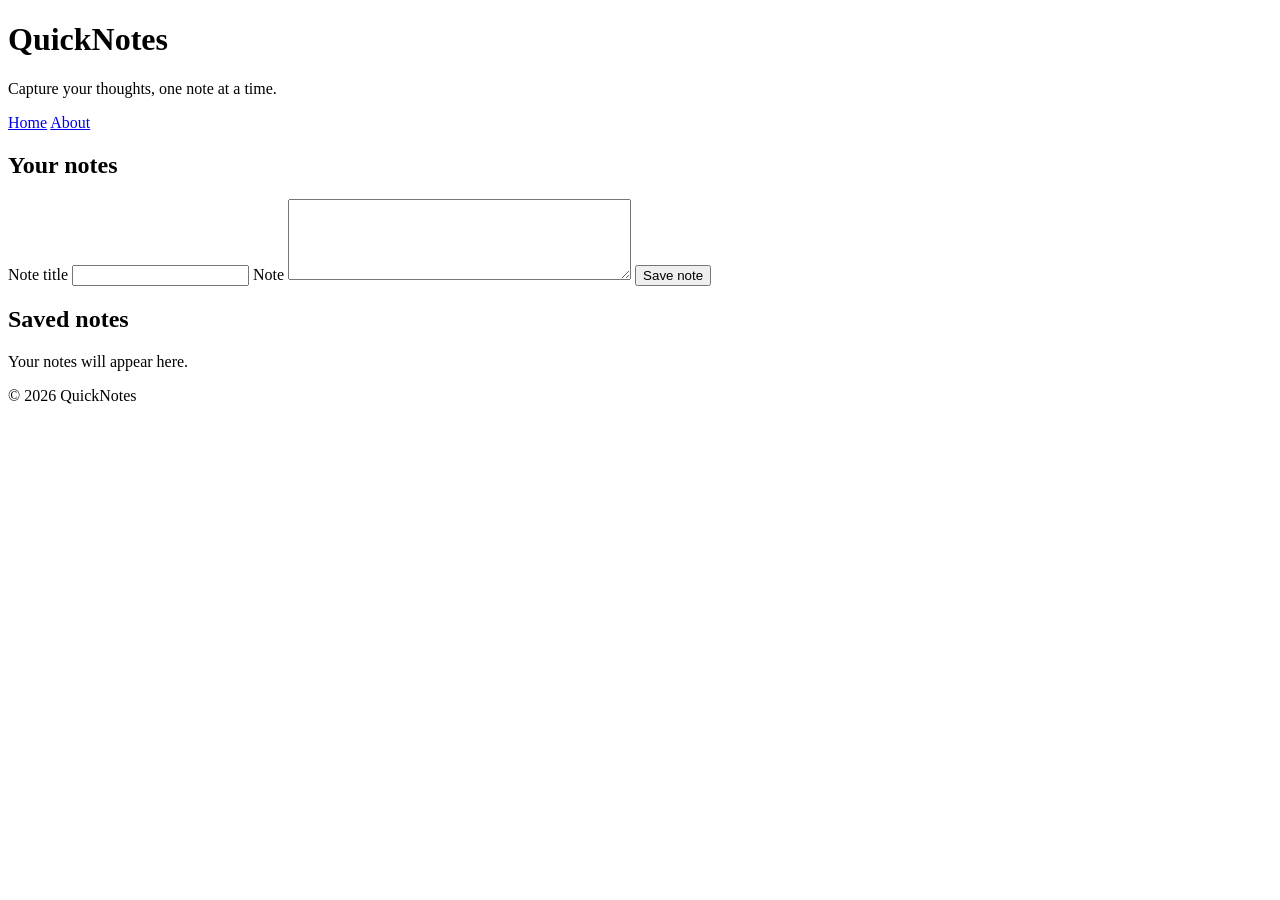
<file: day1/index.html>
<!doctype html>
<html lang="en">
<head>
  <meta charset="utf-8">
  <meta name="viewport" content="width=device-width, initial-scale=1">
  <title>QuickNotes</title>
</head>
<body>
  <header>
    <h1>QuickNotes</h1>
    <p>Capture your thoughts, one note at a time.</p>
    <nav aria-label="Main navigation">
      <a href="index.html">Home</a>
      <a href="about.html">About</a>
    </nav>
  </header>

  <main>
    <h2>Your notes</h2>
    <form>
      <label for="note-title">Note title</label>
      <input type="text" id="note-title" name="note-title">
      <label for="note-content">Note</label>
      <textarea id="note-content" name="note-content" rows="5" cols="40"></textarea>
      <button type="submit">Save note</button>
    </form>
    <section aria-labelledby="saved-notes-heading">
      <h2 id="saved-notes-heading">Saved notes</h2>
      <p>Your notes will appear here.</p>
    </section>
  </main>

  <footer>
    <p>&copy; 2026 QuickNotes</p>
  </footer>
</body>
</html>
</file>
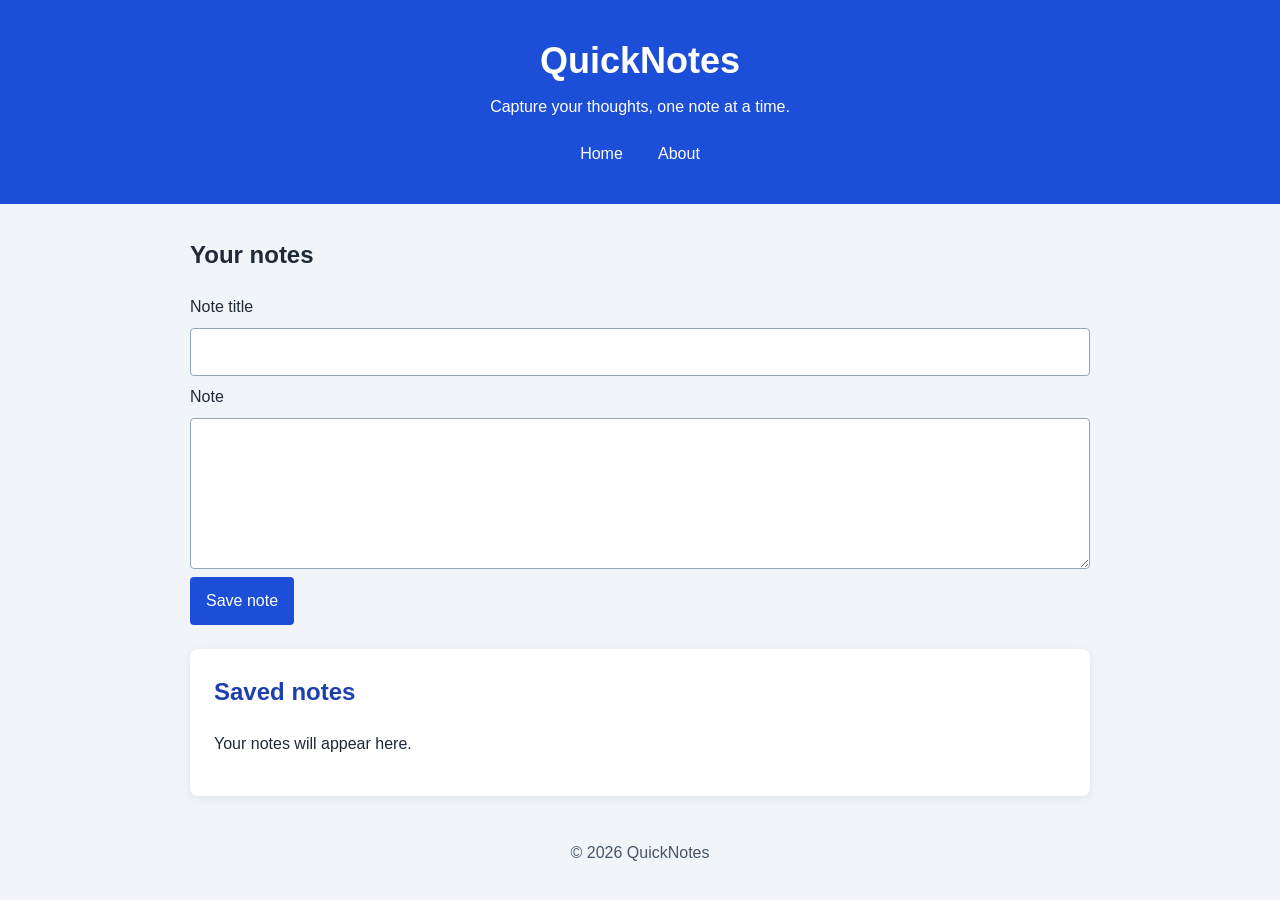
<file: day2/index.html>
<!doctype html>
<html lang="en">
<head>
  <meta charset="utf-8">
  <meta name="viewport" content="width=device-width, initial-scale=1">
  <title>QuickNotes</title>
  <link rel="stylesheet" href="style.css">
</head>
<body>
  <header>
    <h1>QuickNotes</h1>
    <p>Capture your thoughts, one note at a time.</p>
    <nav aria-label="Main navigation">
      <a href="index.html">Home</a>
      <a href="about.html">About</a>
    </nav>
  </header>

  <main>
    <h2>Your notes</h2>
    <form>
      <label for="note-title">Note title</label>
      <input type="text" id="note-title" name="note-title">
      <label for="note-content">Note</label>
      <textarea id="note-content" name="note-content" rows="5" cols="40"></textarea>
      <button type="submit">Save note</button>
    </form>
    <section aria-labelledby="saved-notes-heading">
      <h2 id="saved-notes-heading">Saved notes</h2>
      <p>Your notes will appear here.</p>
    </section>
  </main>

  <footer>
    <p>&copy; 2026 QuickNotes</p>
  </footer>
</body>
</html>
</file>
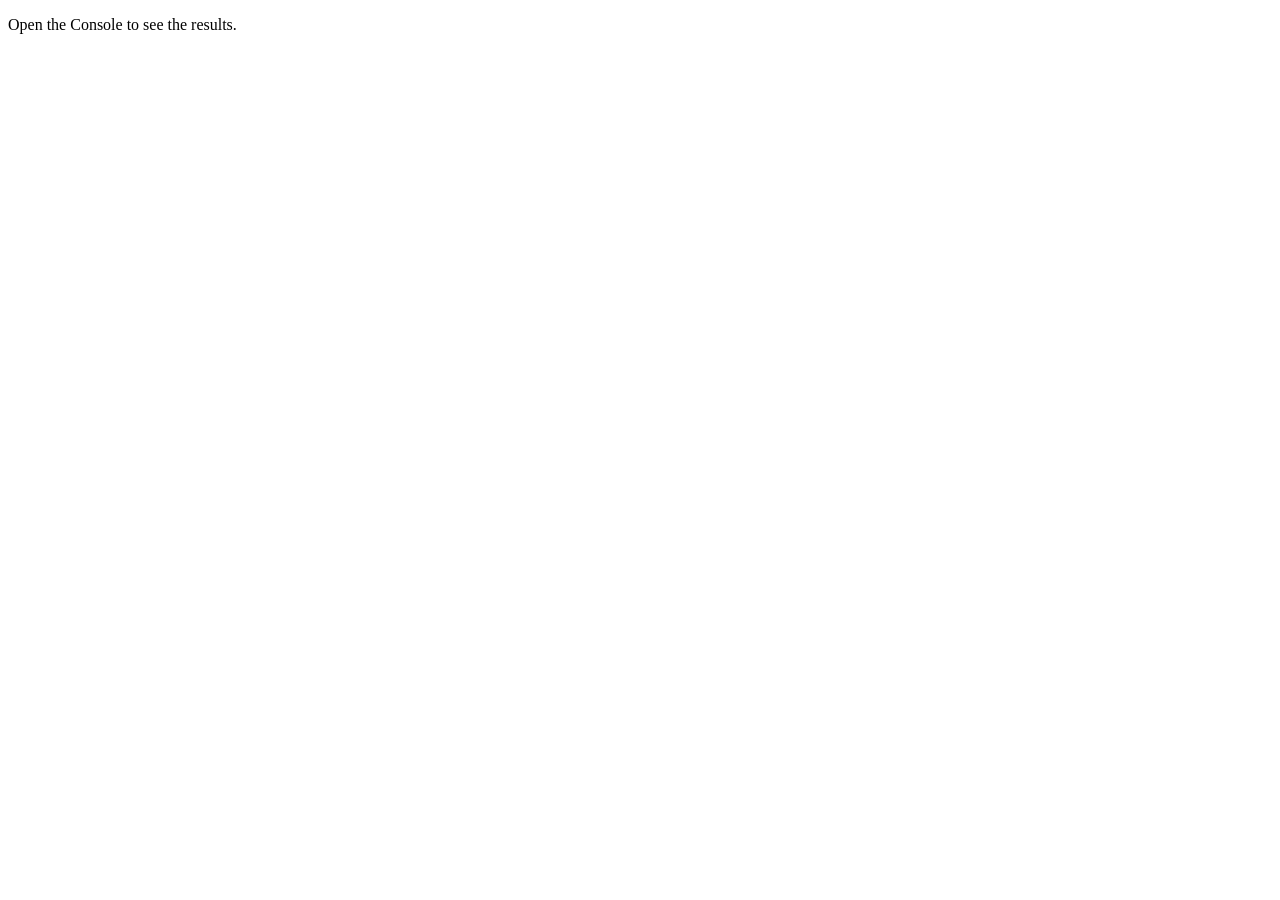
<file: day3/index.html>
<!doctype html>
<html lang="en">
<head>
  <meta charset="utf-8">
  <meta name="viewport" content="width=device-width, initial-scale=1">
  <title>Notes Toolkit</title>
  <script src="script.js" defer></script>
</head>
<body>
  <p>Open the Console to see the results.</p>
</body>
</html>
</file>
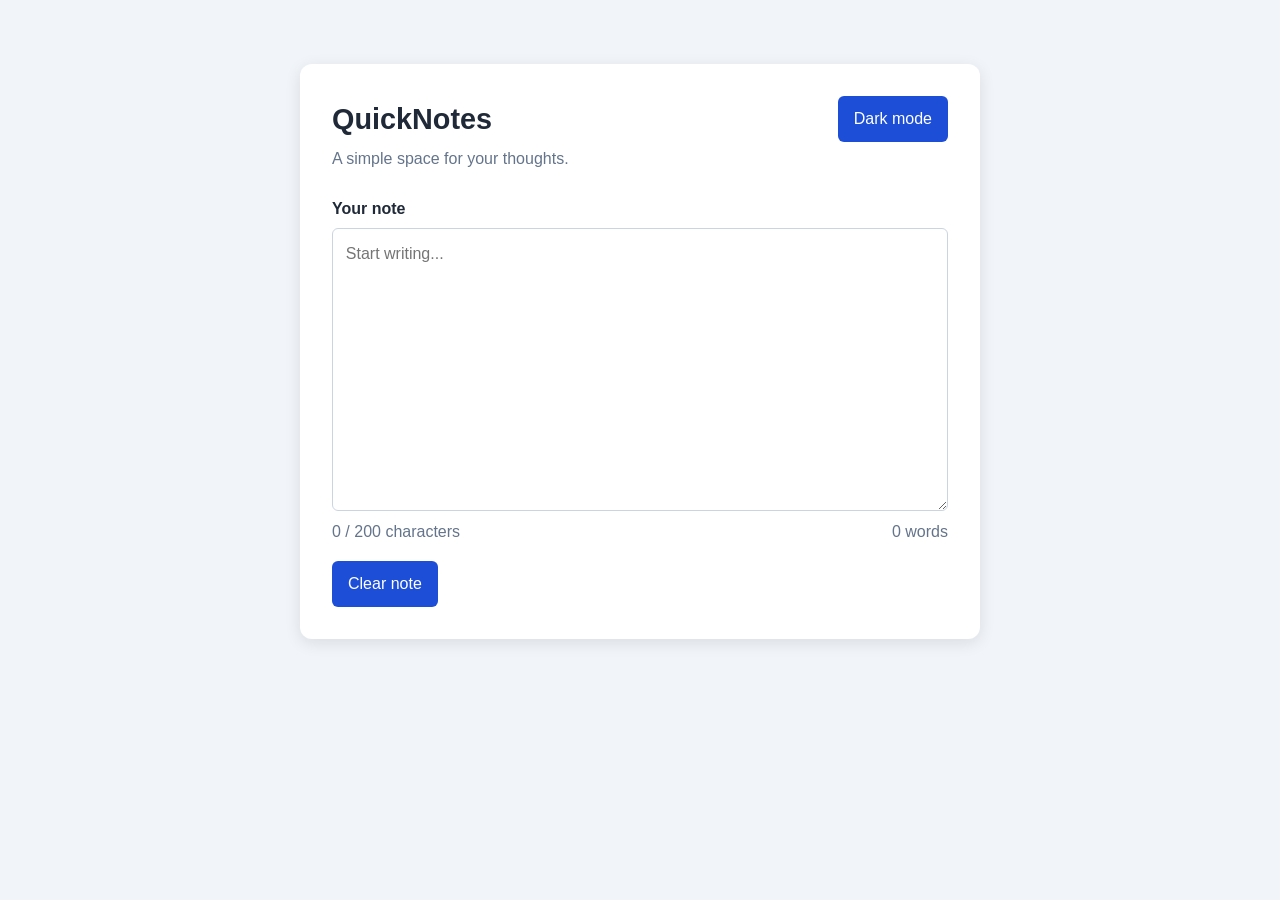
<file: day4/index.html>
<!doctype html>
<html lang="en">
<head>
  <meta charset="utf-8">
  <meta name="viewport" content="width=device-width, initial-scale=1">
  <title>QuickNotes — Day 4</title>
  <link rel="stylesheet" href="style.css">
  <script src="script.js" defer></script>
</head>
<body>
  <main class="note-app">
    <header class="app-header">
      <div>
        <h1>QuickNotes</h1>
        <p>A simple space for your thoughts.</p>
      </div>
      <button id="theme-toggle" type="button">Dark mode</button>
    </header>

    <label for="note-text">Your note</label>
    <textarea id="note-text" rows="10" placeholder="Start writing..." aria-describedby="char-count word-count"></textarea>

    <div class="counts" aria-live="polite">
      <p id="char-count">0 / 200 characters</p>
      <p id="word-count">0 words</p>
    </div>

    <button id="clear-btn" type="button">Clear note</button>
  </main>
</body>
</html>
</file>
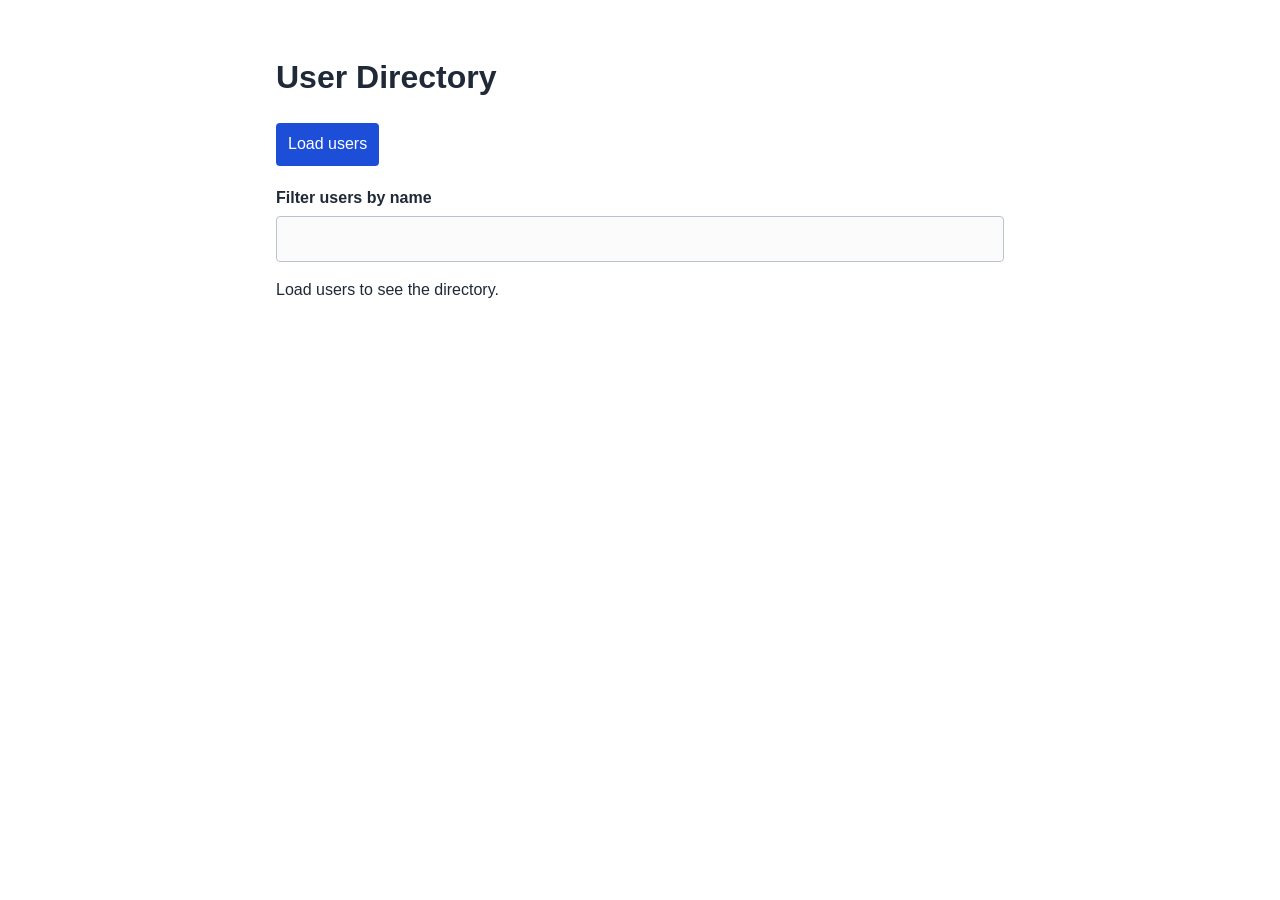
<file: day5/index.html>
<!doctype html>
<html lang="en">
<head>
  <meta charset="utf-8">
  <meta name="viewport" content="width=device-width, initial-scale=1">
  <title>Day 5 - User Directory</title>
  <style>
    * {
      box-sizing: border-box;
    }

    body {
      max-width: 760px;
      margin: 0 auto;
      padding: 2rem 1rem;
      color: #1f2937;
      font-family: Arial, Helvetica, sans-serif;
      line-height: 1.5;
    }

    button,
    input {
      padding: 0.6rem 0.75rem;
      font: inherit;
    }

    button {
      border: 0;
      border-radius: 4px;
      background: #1d4ed8;
      color: #fff;
      cursor: pointer;
    }

    button:disabled,
    input:disabled {
      cursor: not-allowed;
      opacity: 0.65;
    }

    label {
      display: block;
      margin: 1.25rem 0 0.4rem;
      font-weight: 700;
    }

    input {
      width: 100%;
      border: 1px solid #94a3b8;
      border-radius: 4px;
    }

    #status {
      min-height: 1.5em;
    }

    #users-list {
      display: grid;
      gap: 1rem;
      padding: 0;
      list-style: none;
    }

    #users-list li {
      padding: 1rem;
      border: 1px solid #cbd5e1;
      border-radius: 6px;
    }

    #users-list h2,
    #users-list p {
      margin: 0 0 0.35rem;
    }

    #users-list p:last-child {
      margin-bottom: 0;
    }
  </style>
  <script src="users.js" defer></script>
</head>
<body>
  <main>
    <h1>User Directory</h1>
    <button id="load-users" type="button">Load users</button>

    <label for="filter-input">Filter users by name</label>
    <input id="filter-input" type="search" disabled>

    <p id="status" role="status" aria-live="polite">Load users to see the directory.</p>
    <ul id="users-list" aria-label="Users"></ul>
  </main>
</body>
</html>
</file>
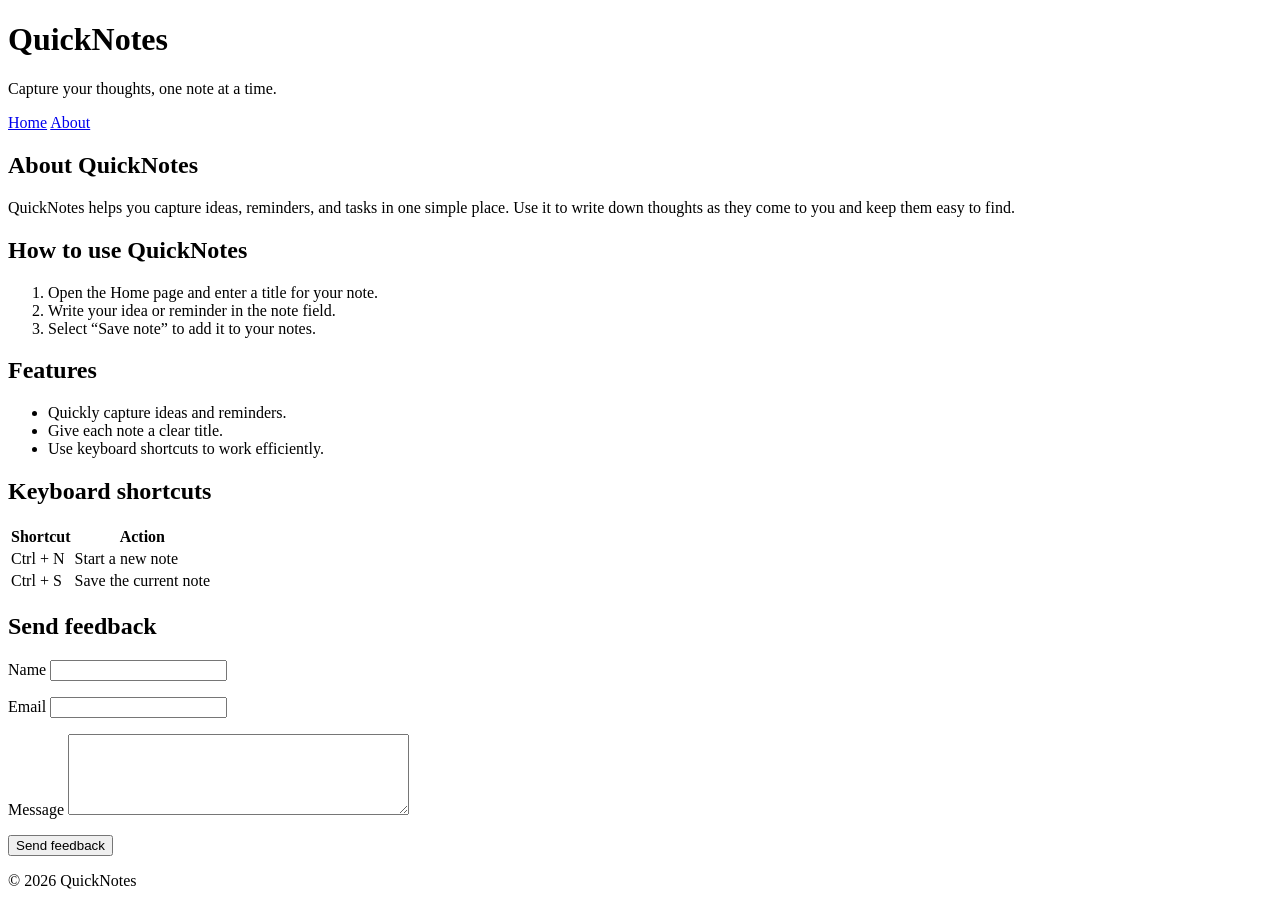
<file: day1/about.html>
<!doctype html>
<html lang="en">
<head>
  <meta charset="utf-8">
  <meta name="viewport" content="width=device-width, initial-scale=1">
  <title>About QuickNotes</title>
</head>
<body>
  <header>
    <h1>QuickNotes</h1>
    <p>Capture your thoughts, one note at a time.</p>
    <nav aria-label="Main navigation">
      <a href="index.html">Home</a>
      <a href="about.html">About</a>
    </nav>
  </header>

  <main>
    <h2>About QuickNotes</h2>
    <p>QuickNotes helps you capture ideas, reminders, and tasks in one simple place. Use it to write down thoughts as they come to you and keep them easy to find.</p>

    <section>
      <h2>How to use QuickNotes</h2>
      <ol>
        <li>Open the Home page and enter a title for your note.</li>
        <li>Write your idea or reminder in the note field.</li>
        <li>Select “Save note” to add it to your notes.</li>
      </ol>
    </section>

    <section>
      <h2>Features</h2>
      <ul>
        <li>Quickly capture ideas and reminders.</li>
        <li>Give each note a clear title.</li>
        <li>Use keyboard shortcuts to work efficiently.</li>
      </ul>
    </section>

    <section>
      <h2>Keyboard shortcuts</h2>
      <table>
        <thead>
          <tr>
            <th scope="col">Shortcut</th>
            <th scope="col">Action</th>
          </tr>
        </thead>
        <tbody>
          <tr>
            <td>Ctrl + N</td>
            <td>Start a new note</td>
          </tr>
          <tr>
            <td>Ctrl + S</td>
            <td>Save the current note</td>
          </tr>
        </tbody>
      </table>
    </section>

    <section>
      <h2>Send feedback</h2>
      <form action="#" method="post">
        <p>
          <label for="feedback-name">Name</label>
          <input type="text" id="feedback-name" name="name" required>
        </p>
        <p>
          <label for="feedback-email">Email</label>
          <input type="email" id="feedback-email" name="email" required>
        </p>
        <p>
          <label for="feedback-message">Message</label>
          <textarea id="feedback-message" name="message" rows="5" cols="40" required></textarea>
        </p>
        <button type="submit">Send feedback</button>
      </form>
    </section>
  </main>

  <footer>
    <p>&copy; 2026 QuickNotes</p>
  </footer>
</body>
</html>
</file>
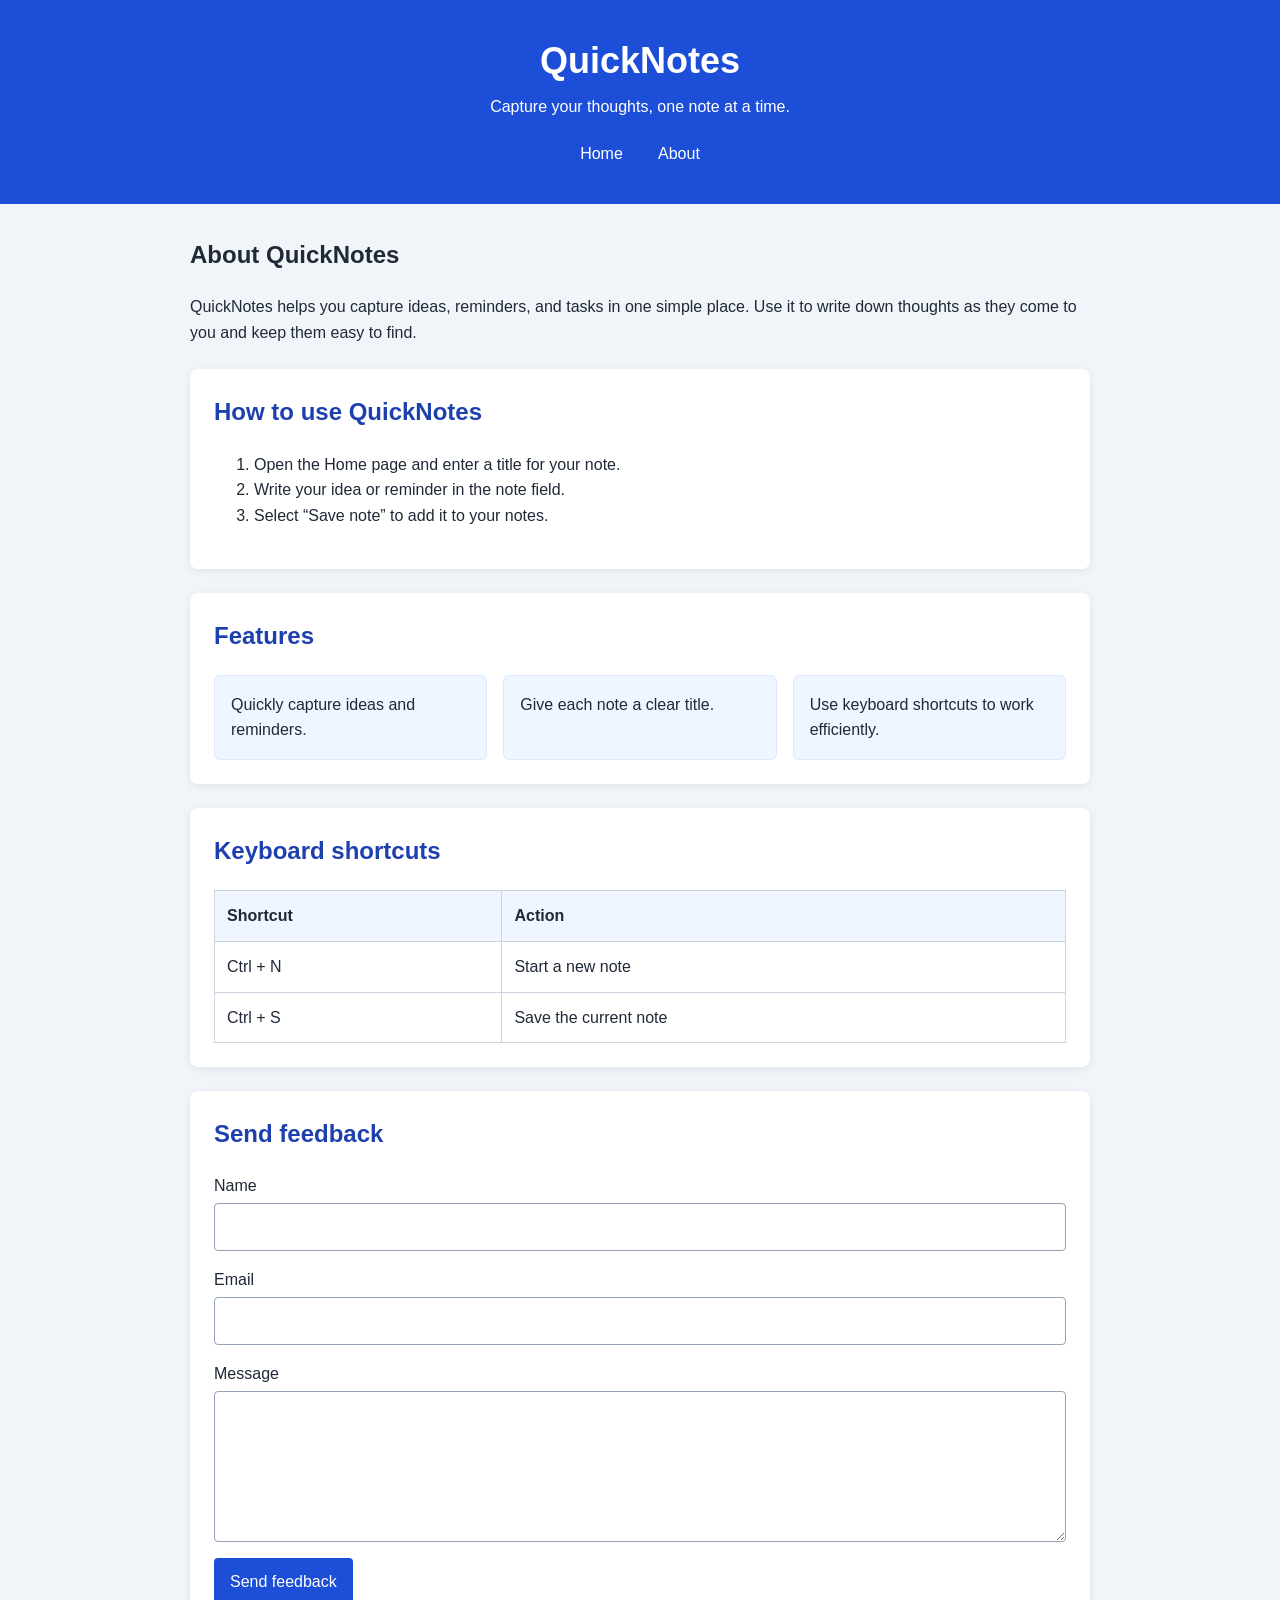
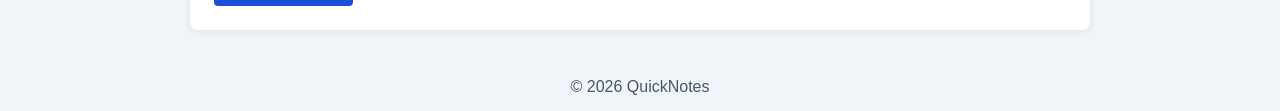
<file: day2/about.html>
<!doctype html>
<html lang="en">
<head>
  <meta charset="utf-8">
  <meta name="viewport" content="width=device-width, initial-scale=1">
  <title>About QuickNotes</title>
  <link rel="stylesheet" href="style.css">
</head>
<body>
  <header>
    <h1>QuickNotes</h1>
    <p>Capture your thoughts, one note at a time.</p>
    <nav aria-label="Main navigation">
      <a href="index.html">Home</a>
      <a href="about.html">About</a>
    </nav>
  </header>

  <main>
    <h2>About QuickNotes</h2>
    <p>QuickNotes helps you capture ideas, reminders, and tasks in one simple place. Use it to write down thoughts as they come to you and keep them easy to find.</p>

    <section>
      <h2>How to use QuickNotes</h2>
      <ol>
        <li>Open the Home page and enter a title for your note.</li>
        <li>Write your idea or reminder in the note field.</li>
        <li>Select “Save note” to add it to your notes.</li>
      </ol>
    </section>

    <section>
      <h2>Features</h2>
      <ul class="features">
        <li>Quickly capture ideas and reminders.</li>
        <li>Give each note a clear title.</li>
        <li>Use keyboard shortcuts to work efficiently.</li>
      </ul>
    </section>

    <section>
      <h2>Keyboard shortcuts</h2>
      <table>
        <thead>
          <tr>
            <th scope="col">Shortcut</th>
            <th scope="col">Action</th>
          </tr>
        </thead>
        <tbody>
          <tr>
            <td>Ctrl + N</td>
            <td>Start a new note</td>
          </tr>
          <tr>
            <td>Ctrl + S</td>
            <td>Save the current note</td>
          </tr>
        </tbody>
      </table>
    </section>

    <section>
      <h2>Send feedback</h2>
      <form action="#" method="post">
        <p>
          <label for="feedback-name">Name</label>
          <input type="text" id="feedback-name" name="name" required>
        </p>
        <p>
          <label for="feedback-email">Email</label>
          <input type="email" id="feedback-email" name="email" required>
        </p>
        <p>
          <label for="feedback-message">Message</label>
          <textarea id="feedback-message" name="message" rows="5" cols="40" required></textarea>
        </p>
        <button type="submit">Send feedback</button>
      </form>
    </section>
  </main>

  <footer>
    <p>&copy; 2026 QuickNotes</p>
  </footer>
</body>
</html>
</file>
<file: day2/style.css>
*,
*::before,
*::after {
  box-sizing: border-box;
}

body {
  margin: 0;
  background: #f1f5f9;
  color: #1f2937;
  font-family: Arial, Helvetica, sans-serif;
  line-height: 1.6;
}

header {
  padding: 2rem 1.5rem;
  background: #1d4ed8;
  color: #fff;
  text-align: center;
}

header h1 {
  margin: 0;
  font-size: 2.25rem;
}

header p {
  margin: 0.25rem 0 1rem;
}

nav {
  display: flex;
  justify-content: center;
  gap: 16px;
}

nav a {
  padding: 0.35rem 0.6rem;
  border-radius: 4px;
  color: #fff;
  text-decoration: none;
  transition: background-color 180ms ease, color 180ms ease;
}

nav a:hover,
nav a:focus-visible {
  background: #fff;
  color: #1d4ed8;
}

main {
  width: min(100% - 2rem, 900px);
  margin: 2rem auto;
}

main > h2 {
  margin-top: 0;
}

section {
  margin: 1.5rem 0;
  padding: 1.5rem;
  border-radius: 8px;
  background: #fff;
  box-shadow: 0 2px 8px rgb(15 23 42 / 8%);
}

section h2 {
  margin-top: 0;
  color: #1e40af;
}

.features {
  display: grid;
  grid-template-columns: repeat(auto-fit, minmax(180px, 1fr));
  gap: 1rem;
  margin: 0;
  padding: 0;
  list-style: none;
}

.features li {
  padding: 1rem;
  border: 1px solid #dbeafe;
  border-radius: 6px;
  background: #eff6ff;
}

table {
  width: 100%;
  border-collapse: collapse;
}

th,
td {
  padding: 0.75rem;
  border: 1px solid #cbd5e1;
  text-align: left;
}

th {
  background: #eff6ff;
}

form {
  display: flex;
  flex-direction: column;
  gap: 0.5rem;
}

form p {
  display: flex;
  flex-direction: column;
  gap: 0.25rem;
  margin: 0 0 0.5rem;
}

input,
textarea {
  width: 100%;
  padding: 0.65rem;
  border: 1px solid #94a3b8;
  border-radius: 4px;
  font: inherit;
}

textarea {
  resize: vertical;
}

button {
  align-self: flex-start;
  padding: 0.7rem 1rem;
  border: 0;
  border-radius: 4px;
  background: #1d4ed8;
  color: #fff;
  cursor: pointer;
  font: inherit;
  transition: background-color 180ms ease, transform 180ms ease;
}

button:hover,
button:focus-visible {
  background: #1e3a8a;
  transform: translateY(-1px);
}

footer {
  padding: 0.75rem 1rem;
  color: #475569;
  text-align: center;
}

footer p {
  margin: 0;
}

@media (max-width: 600px) {
  header {
    padding: 1.25rem 1rem;
  }

  header h1 {
    font-size: 1.75rem;
  }

  main {
    width: min(100% - 1.25rem, 900px);
    margin: 1.25rem auto;
  }

  section {
    padding: 1rem;
  }
}
</file>
<file: day4/style.css>
:root {
  color-scheme: light;
  --page-bg: #f1f5f9;
  --surface-bg: #ffffff;
  --text-color: #1f2937;
  --muted-color: #64748b;
  --border-color: #cbd5e1;
  --accent-color: #1d4ed8;
  --accent-hover: #1e3a8a;
  --warning-color: #c2410c;
  --over-color: #dc2626;
  --shadow-color: rgb(15 23 42 / 10%);
}

body.dark {
  color-scheme: dark;
  --page-bg: #0f172a;
  --surface-bg: #1e293b;
  --text-color: #e2e8f0;
  --muted-color: #94a3b8;
  --border-color: #475569;
  --accent-color: #3b82f6;
  --accent-hover: #2563eb;
  --warning-color: #fb923c;
  --over-color: #f87171;
  --shadow-color: rgb(0 0 0 / 25%);
}

*,
*::before,
*::after {
  box-sizing: border-box;
}

body {
  min-height: 100vh;
  margin: 0;
  padding: 2rem 1rem;
  background: var(--page-bg);
  color: var(--text-color);
  font-family: Arial, Helvetica, sans-serif;
  line-height: 1.6;
  transition: background-color 180ms ease, color 180ms ease;
}

.note-app {
  width: min(100%, 680px);
  margin: 2rem auto;
  padding: 2rem;
  border-radius: 12px;
  background: var(--surface-bg);
  box-shadow: 0 4px 16px var(--shadow-color);
}

.app-header {
  display: flex;
  align-items: flex-start;
  justify-content: space-between;
  gap: 1rem;
  margin-bottom: 1.5rem;
}

h1 {
  margin: 0;
  font-size: 1.8rem;
}

.app-header p {
  margin: 0.25rem 0 0;
  color: var(--muted-color);
}

label {
  display: block;
  margin-bottom: 0.4rem;
  font-weight: 700;
}

textarea {
  display: block;
  width: 100%;
  min-height: 200px;
  padding: 0.8rem;
  border: 1px solid var(--border-color);
  border-radius: 6px;
  background: var(--surface-bg);
  color: var(--text-color);
  font: inherit;
  resize: vertical;
}

textarea:focus-visible,
button:focus-visible {
  outline: 3px solid var(--accent-color);
  outline-offset: 2px;
}

.counts {
  display: flex;
  flex-wrap: wrap;
  justify-content: space-between;
  gap: 0.5rem 1rem;
  margin: 0.5rem 0 1rem;
  color: var(--muted-color);
}

.counts p {
  margin: 0;
}

.warning {
  color: var(--warning-color);
}

.over {
  color: var(--over-color);
  font-weight: 700;
}

button {
  padding: 0.65rem 1rem;
  border: 0;
  border-radius: 6px;
  background: var(--accent-color);
  color: #fff;
  cursor: pointer;
  font: inherit;
}

button:hover {
  background: var(--accent-hover);
}

@media (max-width: 480px) {
  .note-app {
    margin: 0 auto;
    padding: 1.25rem;
  }

  .app-header {
    flex-direction: column-reverse;
  }
}
</file>
